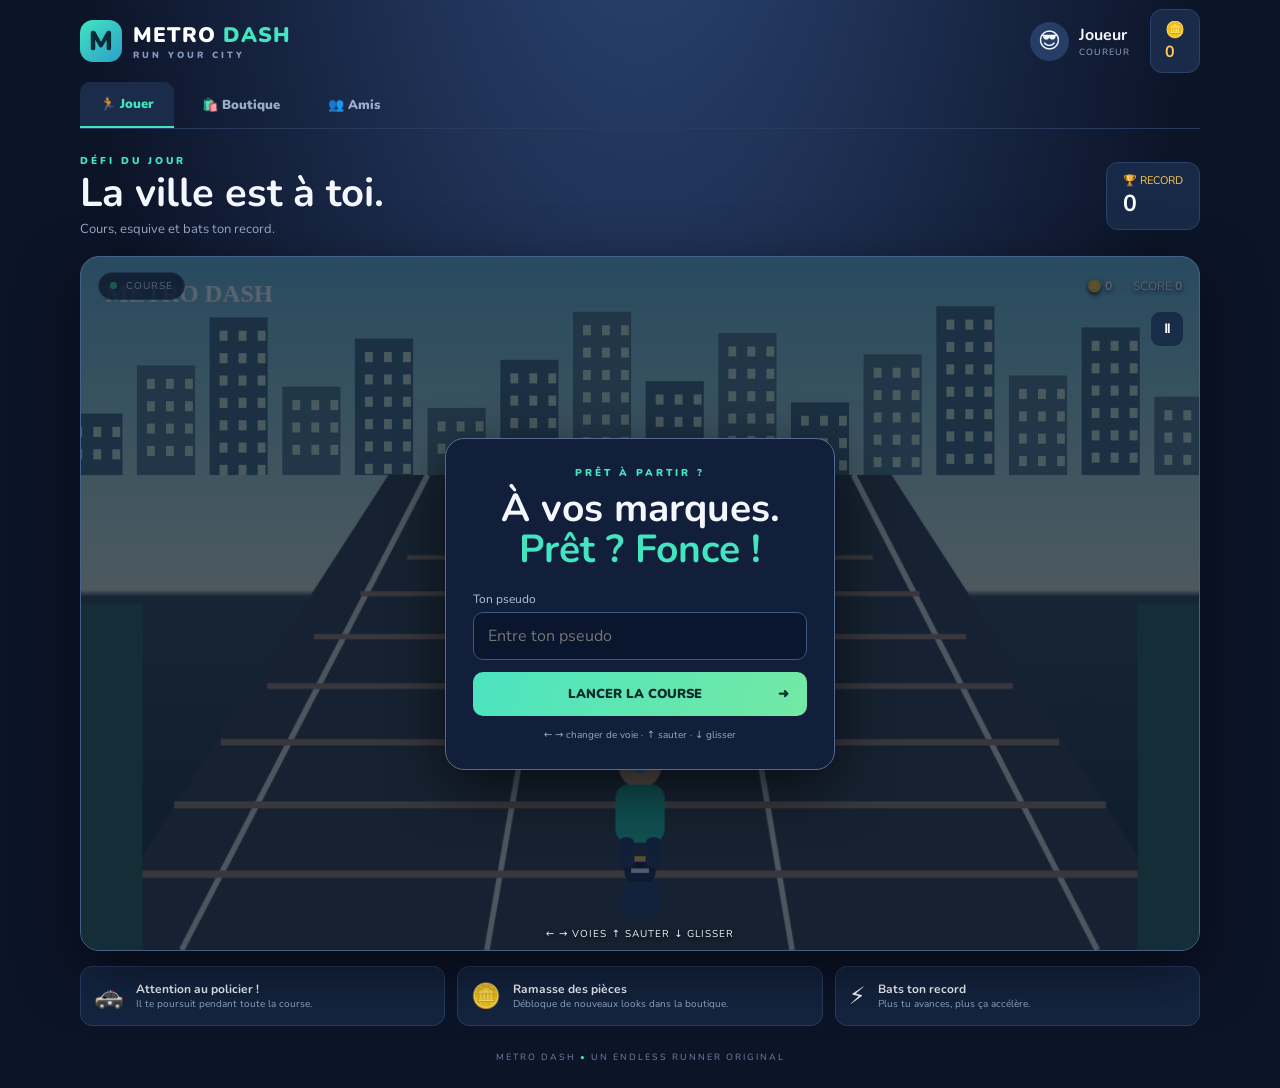
<file: index.html>
<!doctype html>
<html lang="fr">
<head>
  <meta charset="utf-8">
  <meta name="viewport" content="width=device-width,initial-scale=1">
  <meta name="theme-color" content="#10172d">
  <title>Metro Dash — MultiPrime</title>
  <link rel="stylesheet" href="style.css">
</head>
<body>
  <div class="page">
    <header class="header">
      <a class="brand" href="#" aria-label="Metro Dash"><span class="brand-mark">M</span><span>METRO<span class="mint"> DASH</span><small>RUN YOUR CITY</small></span></a>
      <div class="profile"><span class="avatar">😎</span><div><b id="profileName">Joueur</b><small>COUREUR</small></div><div class="wallet">🪙 <b id="wallet">0</b></div></div>
    </header>

    <nav class="tabs" aria-label="Navigation">
      <button class="tab active" data-page="play">🏃 Jouer</button>
      <button class="tab" data-page="shop">🛍️ Boutique</button>
      <button class="tab" data-page="friends">👥 Amis</button>
    </nav>

    <main>
      <section class="page-view active" id="playPage">
        <div class="hero-line"><div><p class="eyebrow">DÉFI DU JOUR</p><h1>La ville est à toi.</h1><p class="muted">Cours, esquive et bats ton record.</p></div><div class="best-score">🏆 RECORD <b id="bestScore">0</b></div></div>
        <div class="game-shell">
          <canvas id="game" width="1000" height="620" aria-label="Jeu de course Metro Dash"></canvas>
          <div class="game-top"><span class="live-pill"><i></i> COURSE</span><span class="run-stats">🪙 <b id="runCoins">0</b> &nbsp; · &nbsp; SCORE <b id="score">0</b></span></div>
          <div class="screen" id="startScreen">
            <div class="modal-card">
              <p class="eyebrow">PRÊT À PARTIR ?</p><h2>À vos marques.<br><span>Prêt ? Fonce !</span></h2>
              <label for="nickname">Ton pseudo</label><input id="nickname" maxlength="18" placeholder="Entre ton pseudo">
              <button class="primary" id="startBtn">LANCER LA COURSE <span>➜</span></button>
              <p class="fine">← → changer de voie · ↑ sauter · ↓ glisser</p>
            </div>
          </div>
          <div class="screen hidden" id="gameOver">
            <div class="modal-card"><p class="eyebrow">COURSE TERMINÉE</p><h2>Bien joué !</h2><p>Ton score : <b id="finalScore">0</b></p><button class="primary" id="restartBtn">REJOUER ↻</button></div>
          </div>
          <div class="screen hidden" id="pauseScreen"><div class="modal-card"><h2>Pause</h2><button class="primary" id="resumeBtn">REPRENDRE</button></div></div>
          <button class="pause-btn" id="pauseBtn" title="Pause">Ⅱ</button>
          <div class="game-controls">← → VOIES <span>↑ SAUTER</span> ↓ GLISSER</div>
        </div>
        <div class="feature-row"><article><span>🚓</span><div><b>Attention au policier !</b><small>Il te poursuit pendant toute la course.</small></div></article><article><span>🪙</span><div><b>Ramasse des pièces</b><small>Débloque de nouveaux looks dans la boutique.</small></div></article><article><span>⚡</span><div><b>Bats ton record</b><small>Plus tu avances, plus ça accélère.</small></div></article></div>
      </section>

      <section class="page-view" id="shopPage">
        <div class="section-heading"><div><p class="eyebrow">PERSONNALISATION</p><h1>La boutique</h1><p class="muted">Choisis ton style et équipe ton coureur.</p></div><div class="wallet large">🪙 <b id="shopWallet">0</b></div></div>
        <div class="skin-grid" id="skinGrid"></div>
      </section>

      <section class="page-view" id="friendsPage">
        <div class="section-heading"><div><p class="eyebrow">TON ÉQUIPE</p><h1>Mes amis</h1><p class="muted">Ajoute des pseudos et garde ta liste sur cet appareil.</p></div><div class="friend-count"><b id="friendCount">0</b><small>AMIS</small></div></div>
        <form class="add-friend" id="friendForm"><input id="friendName" maxlength="18" placeholder="Pseudo de ton ami" required><button class="primary">＋ Ajouter</button></form>
        <div class="friend-list" id="friendList"></div>
        <p class="fine">La liste d'amis est enregistrée dans le navigateur. Pour partager une vraie liste entre plusieurs appareils, il faudra ajouter un serveur et des comptes.</p>
      </section>
    </main>
    <footer>METRO DASH <span>•</span> UN ENDLESS RUNNER ORIGINAL</footer>
  </div>

  <button class="admin-tab hidden" id="adminTab">👑 ADMIN</button>
  <aside class="admin-panel hidden" id="adminPanel">
    <div class="admin-header"><div><small>ACCÈS SPÉCIAL</small><h2>👑 MULTIPRIME</h2></div><button id="closeAdmin" class="close">✕</button></div>
    <p class="admin-desc">Panneau réservé au pseudo MultiPrime sur cette session.</p>
    <label class="admin-toggle">Invincibilité <input type="checkbox" id="godMode"></label>
    <label class="admin-toggle">Pièces illimitées <input type="checkbox" id="infiniteCoins"></label>
    <label class="admin-toggle">Aimant à pièces <input type="checkbox" id="magnet"></label>
    <label class="admin-toggle">Aucun obstacle <input type="checkbox" id="noObstacles"></label>
    <label class="admin-toggle">Vitesse réduite <input type="checkbox" id="slowMode"></label>
    <label class="admin-toggle">Super saut <input type="checkbox" id="superJump"></label>
    <label class="admin-toggle">Attirer toutes les pièces <input type="checkbox" id="autoCollect"></label>
    <label class="admin-range">Multiplicateur de score <b id="multValue">1×</b><input id="multiplier" type="range" min="1" max="10" value="1"></label>
    <div class="admin-actions"><button id="giveCoins">+ 10 000 pièces</button><button id="unlockAll">Débloquer les skins</button><button id="resetAdmin">Réinitialiser</button></div>
  </aside>
  <script src="game.js"></script>
</body>
</html>
</file>
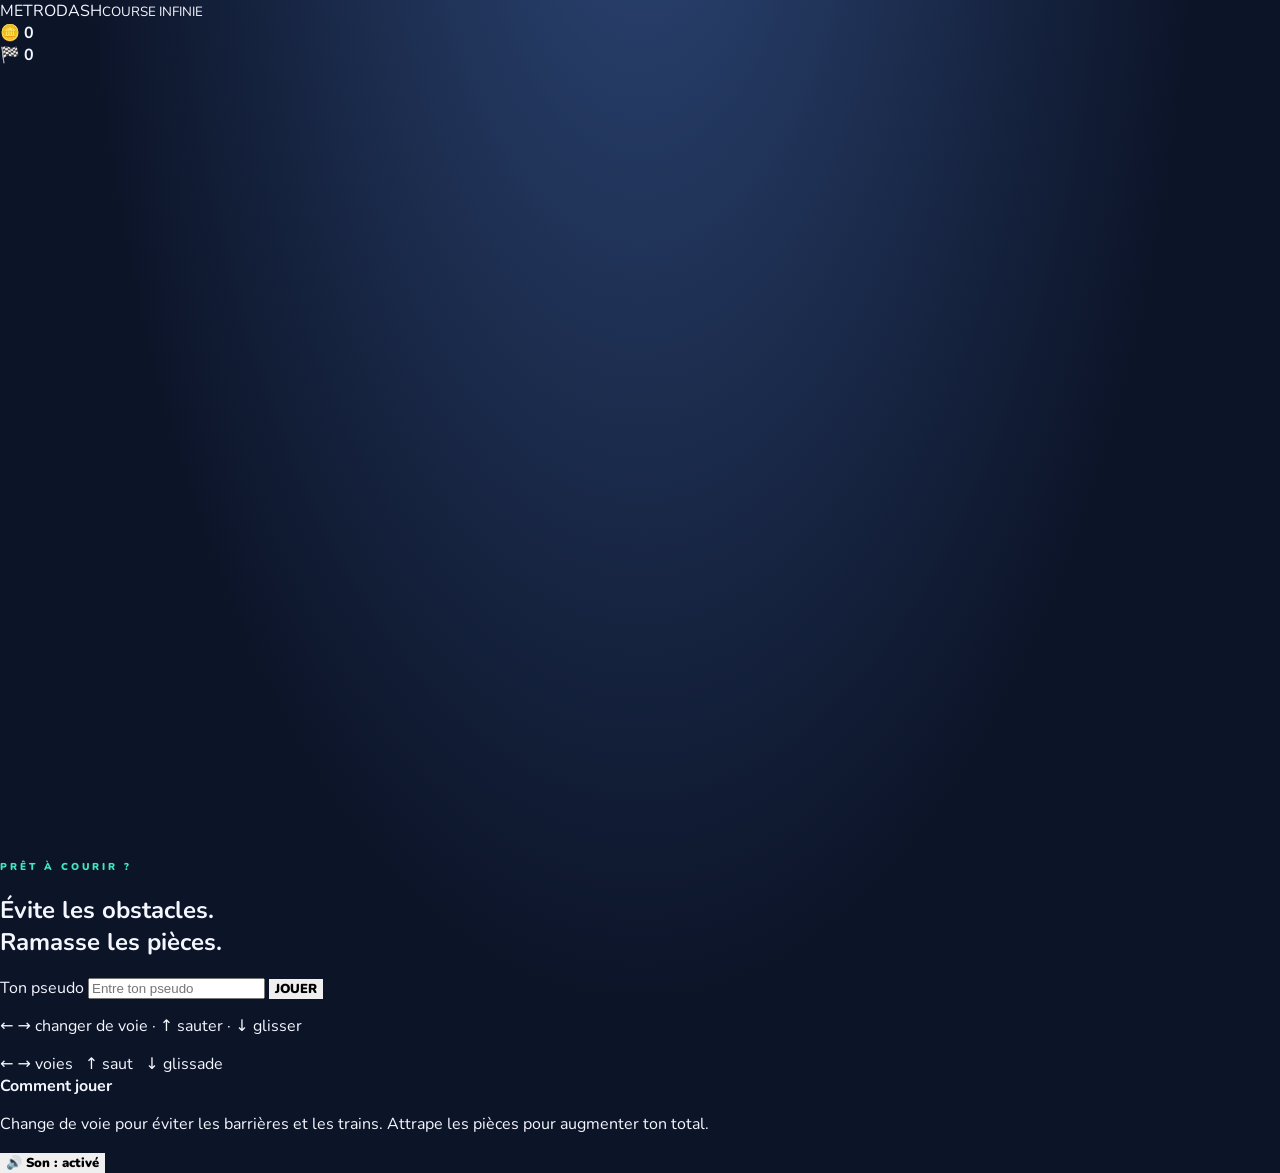
<file: index (1).html>
<!doctype html>
<html lang="fr">
<head>
  <meta charset="utf-8">
  <meta name="viewport" content="width=device-width, initial-scale=1">
  <meta name="theme-color" content="#101b36">
  <title>Metro Dash — MultiPrime</title>
  <link rel="stylesheet" href="style.css">
</head>
<body>
  <main class="app">
    <header class="topbar">
      <div><span class="logo">METRO<span>DASH</span></span><small>COURSE INFINIE</small></div>
      <div class="stats">
        <div>🪙 <b id="coins">0</b></div>
        <div>🏁 <b id="score">0</b></div>
      </div>
    </header>

    <section class="game-wrap">
      <canvas id="game" width="900" height="600" aria-label="Jeu de course"></canvas>
      <div class="overlay" id="startScreen">
        <div class="panel">
          <p class="eyebrow">PRÊT À COURIR ?</p>
          <h1>Évite les obstacles.<br><span>Ramasse les pièces.</span></h1>
          <label for="nickname">Ton pseudo</label>
          <input id="nickname" maxlength="18" placeholder="Entre ton pseudo" autocomplete="nickname">
          <button id="startBtn">JOUER</button>
          <p class="help">← → changer de voie · ↑ sauter · ↓ glisser</p>
        </div>
      </div>
      <div class="overlay hidden" id="gameOver">
        <div class="panel">
          <p class="eyebrow">FIN DE LA COURSE</p>
          <h1>Bien joué !</h1>
          <p>Score : <b id="finalScore">0</b></p>
          <button id="restartBtn">REJOUER</button>
        </div>
      </div>
      <div class="hud-tip">← → voies &nbsp; ↑ saut &nbsp; ↓ glissade</div>
    </section>

    <section class="below">
      <div><strong>Comment jouer</strong><p>Change de voie pour éviter les barrières et les trains. Attrape les pièces pour augmenter ton total.</p></div>
      <button class="secondary" id="soundBtn">🔊 Son : activé</button>
    </section>
  </main>

  <button class="admin-tab hidden" id="adminTab">⚙ ADMIN</button>
  <aside class="admin-panel hidden" id="adminPanel">
    <div class="admin-head"><div><small>ACCÈS SPÉCIAL</small><h2>👑 MULTIPRIME</h2></div><button id="closeAdmin" aria-label="Fermer">✕</button></div>
    <p class="admin-note">Les pouvoirs sont actifs uniquement pendant ta session.</p>
    <label class="toggle"><span>Invincibilité</span><input type="checkbox" id="godMode"></label>
    <label class="toggle"><span>Pièces illimitées</span><input type="checkbox" id="infiniteCoins"></label>
    <label class="toggle"><span>Aimant à pièces</span><input type="checkbox" id="magnet"></label>
    <label class="toggle"><span>Supprimer les obstacles</span><input type="checkbox" id="noObstacles"></label>
    <label class="range">Vitesse <b id="speedValue">1×</b><input type="range" id="speed" min="1" max="3" step=".25" value="1"></label>
    <button class="secondary full" id="addCoins">+ 10 000 pièces</button>
    <button class="secondary full" id="resetPowers">Réinitialiser les pouvoirs</button>
  </aside>

  <script src="game.js"></script>
</body>
</html>
</file>
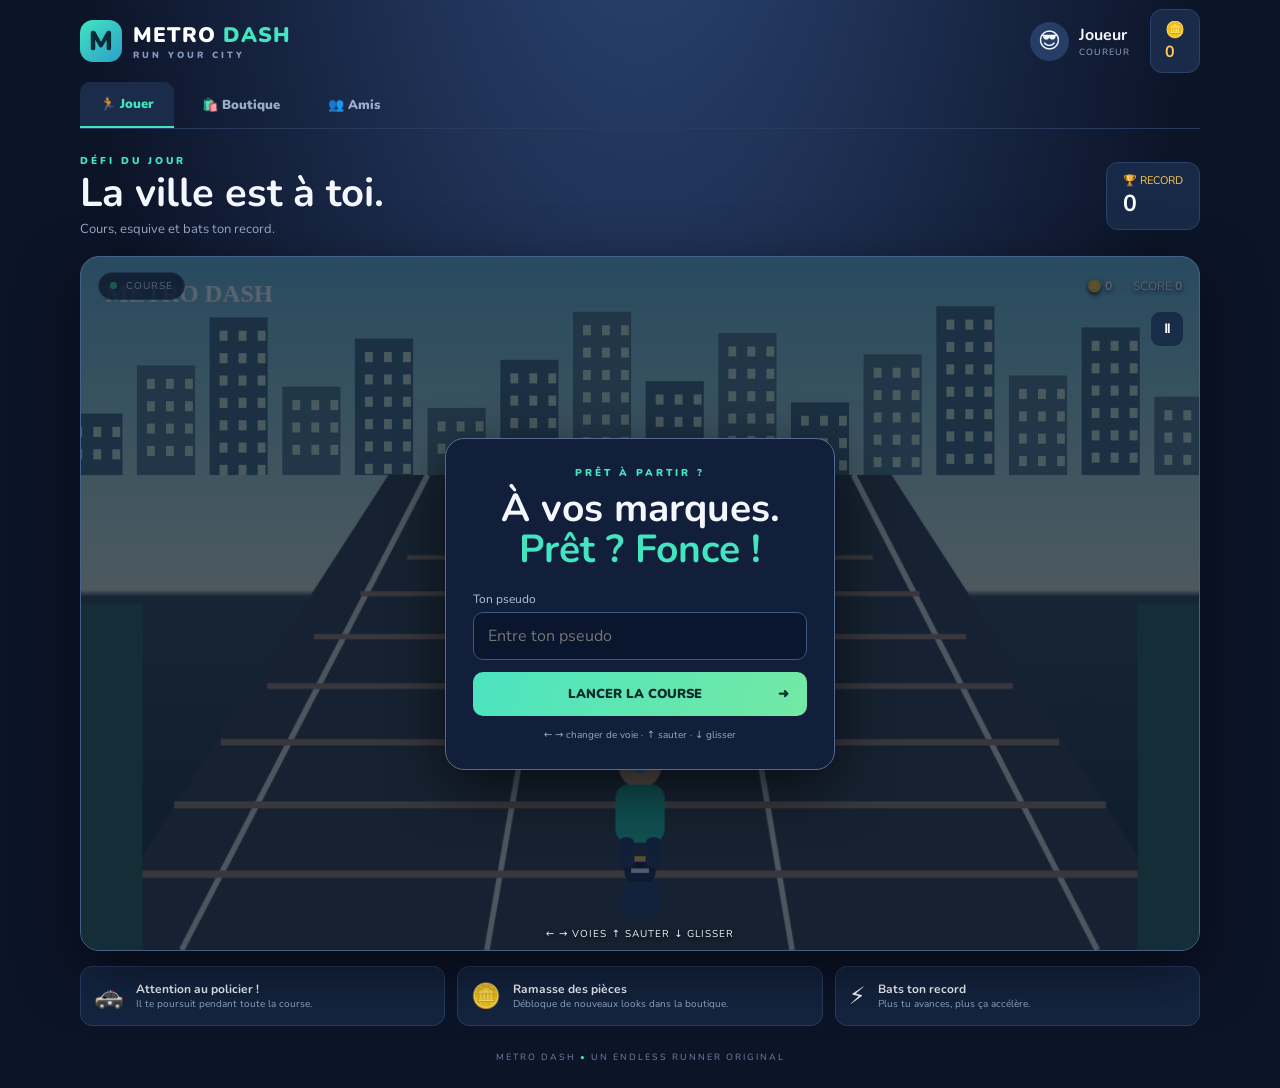
<file: index (2).html>
<!doctype html>
<html lang="fr">
<head>
  <meta charset="utf-8">
  <meta name="viewport" content="width=device-width,initial-scale=1">
  <meta name="theme-color" content="#10172d">
  <title>Metro Dash — MultiPrime</title>
  <link rel="stylesheet" href="style.css">
</head>
<body>
  <div class="page">
    <header class="header">
      <a class="brand" href="#" aria-label="Metro Dash"><span class="brand-mark">M</span><span>METRO<span class="mint"> DASH</span><small>RUN YOUR CITY</small></span></a>
      <div class="profile"><span class="avatar">😎</span><div><b id="profileName">Joueur</b><small>COUREUR</small></div><div class="wallet">🪙 <b id="wallet">0</b></div></div>
    </header>

    <nav class="tabs" aria-label="Navigation">
      <button class="tab active" data-page="play">🏃 Jouer</button>
      <button class="tab" data-page="shop">🛍️ Boutique</button>
      <button class="tab" data-page="friends">👥 Amis</button>
    </nav>

    <main>
      <section class="page-view active" id="playPage">
        <div class="hero-line"><div><p class="eyebrow">DÉFI DU JOUR</p><h1>La ville est à toi.</h1><p class="muted">Cours, esquive et bats ton record.</p></div><div class="best-score">🏆 RECORD <b id="bestScore">0</b></div></div>
        <div class="game-shell">
          <canvas id="game" width="1000" height="620" aria-label="Jeu de course Metro Dash"></canvas>
          <div class="game-top"><span class="live-pill"><i></i> COURSE</span><span class="run-stats">🪙 <b id="runCoins">0</b> &nbsp; · &nbsp; SCORE <b id="score">0</b></span></div>
          <div class="screen" id="startScreen">
            <div class="modal-card">
              <p class="eyebrow">PRÊT À PARTIR ?</p><h2>À vos marques.<br><span>Prêt ? Fonce !</span></h2>
              <label for="nickname">Ton pseudo</label><input id="nickname" maxlength="18" placeholder="Entre ton pseudo">
              <button class="primary" id="startBtn">LANCER LA COURSE <span>➜</span></button>
              <p class="fine">← → changer de voie · ↑ sauter · ↓ glisser</p>
            </div>
          </div>
          <div class="screen hidden" id="gameOver">
            <div class="modal-card"><p class="eyebrow">COURSE TERMINÉE</p><h2>Bien joué !</h2><p>Ton score : <b id="finalScore">0</b></p><button class="primary" id="restartBtn">REJOUER ↻</button></div>
          </div>
          <div class="screen hidden" id="pauseScreen"><div class="modal-card"><h2>Pause</h2><button class="primary" id="resumeBtn">REPRENDRE</button></div></div>
          <button class="pause-btn" id="pauseBtn" title="Pause">Ⅱ</button>
          <div class="game-controls">← → VOIES <span>↑ SAUTER</span> ↓ GLISSER</div>
        </div>
        <div class="feature-row"><article><span>🚓</span><div><b>Attention au policier !</b><small>Il te poursuit pendant toute la course.</small></div></article><article><span>🪙</span><div><b>Ramasse des pièces</b><small>Débloque de nouveaux looks dans la boutique.</small></div></article><article><span>⚡</span><div><b>Bats ton record</b><small>Plus tu avances, plus ça accélère.</small></div></article></div>
      </section>

      <section class="page-view" id="shopPage">
        <div class="section-heading"><div><p class="eyebrow">PERSONNALISATION</p><h1>La boutique</h1><p class="muted">Choisis ton style et équipe ton coureur.</p></div><div class="wallet large">🪙 <b id="shopWallet">0</b></div></div>
        <div class="skin-grid" id="skinGrid"></div>
      </section>

      <section class="page-view" id="friendsPage">
        <div class="section-heading"><div><p class="eyebrow">TON ÉQUIPE</p><h1>Mes amis</h1><p class="muted">Ajoute des pseudos et garde ta liste sur cet appareil.</p></div><div class="friend-count"><b id="friendCount">0</b><small>AMIS</small></div></div>
        <form class="add-friend" id="friendForm"><input id="friendName" maxlength="18" placeholder="Pseudo de ton ami" required><button class="primary">＋ Ajouter</button></form>
        <div class="friend-list" id="friendList"></div>
        <p class="fine">La liste d'amis est enregistrée dans le navigateur. Pour partager une vraie liste entre plusieurs appareils, il faudra ajouter un serveur et des comptes.</p>
      </section>
    </main>
    <footer>METRO DASH <span>•</span> UN ENDLESS RUNNER ORIGINAL</footer>
  </div>

  <button class="admin-tab hidden" id="adminTab">👑 ADMIN</button>
  <aside class="admin-panel hidden" id="adminPanel">
    <div class="admin-header"><div><small>ACCÈS SPÉCIAL</small><h2>👑 MULTIPRIME</h2></div><button id="closeAdmin" class="close">✕</button></div>
    <p class="admin-desc">Panneau réservé au pseudo MultiPrime sur cette session.</p>
    <label class="admin-toggle">Invincibilité <input type="checkbox" id="godMode"></label>
    <label class="admin-toggle">Pièces illimitées <input type="checkbox" id="infiniteCoins"></label>
    <label class="admin-toggle">Aimant à pièces <input type="checkbox" id="magnet"></label>
    <label class="admin-toggle">Aucun obstacle <input type="checkbox" id="noObstacles"></label>
    <label class="admin-toggle">Vitesse réduite <input type="checkbox" id="slowMode"></label>
    <label class="admin-toggle">Super saut <input type="checkbox" id="superJump"></label>
    <label class="admin-toggle">Attirer toutes les pièces <input type="checkbox" id="autoCollect"></label>
    <label class="admin-range">Multiplicateur de score <b id="multValue">1×</b><input id="multiplier" type="range" min="1" max="10" value="1"></label>
    <div class="admin-actions"><button id="giveCoins">+ 10 000 pièces</button><button id="unlockAll">Débloquer les skins</button><button id="resetAdmin">Réinitialiser</button></div>
  </aside>
  <script src="game.js"></script>
</body>
</html>
</file>
<file: style.css>
@import url('https://fonts.googleapis.com/css2?family=Nunito:wght@400;600;700;800;900&display=swap');
:root{--bg:#0c1428;--panel:#172542;--line:#2b4168;--mint:#42e5c0;--text:#f5f7ff;--muted:#98a9c8;--gold:#ffc857}
*{box-sizing:border-box}body{margin:0;background:radial-gradient(ellipse at 50% -20%,#2d4777 0,var(--bg) 62%);color:var(--text);font-family:Nunito,system-ui,sans-serif;min-height:100vh}.page{width:min(1120px,94vw);margin:auto}.header{height:82px;display:flex;align-items:center;justify-content:space-between}.brand{display:flex;gap:11px;align-items:center;text-decoration:none;color:white;font-size:21px;font-weight:1000;letter-spacing:1px}.brand-mark{display:grid;place-items:center;width:42px;height:42px;background:linear-gradient(140deg,#42e5c0,#2b9fca);color:#092a36;border-radius:13px;font-size:27px;font-weight:1000}.brand small{display:block;font-size:9px;color:#8298bd;letter-spacing:3px}.mint{color:var(--mint)}.profile{display:flex;align-items:center;gap:10px}.avatar{display:grid;place-items:center;width:39px;height:39px;border-radius:50%;background:#263d65;font-size:22px}.profile b,.profile small{display:block}.profile small{font-size:9px;color:var(--muted);letter-spacing:1px}.wallet{background:#1a2b4a;border:1px solid var(--line);padding:9px 14px;border-radius:12px;color:var(--gold);margin-left:10px}.tabs{display:flex;gap:8px;border-bottom:1px solid #293b5d;margin-bottom:25px}.tab{background:transparent;color:#9aacca;border-radius:10px 10px 0 0;padding:13px 20px}.tab.active{color:var(--mint);background:#1a2c4a;border-bottom:2px solid var(--mint)}button{font:900 13px Nunito;cursor:pointer;border:0}.page-view{display:none}.page-view.active{display:block}.hero-line,.section-heading{display:flex;align-items:center;justify-content:space-between;margin-bottom:18px}.eyebrow{font-size:10px;letter-spacing:3px;color:var(--mint);font-weight:900;margin:0 0 5px}.hero-line h1,.section-heading h1{font-size:clamp(27px,4vw,40px);line-height:1;margin:0}.muted{color:var(--muted);margin:7px 0 0;font-size:13px}.best-score,.friend-count{padding:10px 16px;border:1px solid var(--line);border-radius:12px;background:#182947;color:var(--gold);font-size:11px}.best-score b{display:block;font-size:23px;color:white}.game-shell{position:relative;border:1px solid #45618b;border-radius:19px;overflow:hidden;background:#152b3d;box-shadow:0 20px 60px #0008}canvas{width:100%;height:auto;display:block;aspect-ratio:1000/620}.game-top{position:absolute;top:15px;left:17px;right:17px;display:flex;justify-content:space-between;align-items:center;pointer-events:none}.live-pill{background:#11253bcc;border:1px solid #52738b;padding:6px 11px;border-radius:30px;font-size:10px;letter-spacing:1px}.live-pill i{display:inline-block;width:7px;height:7px;border-radius:50%;background:#4ce0a1;margin-right:5px}.run-stats{font-size:12px;text-shadow:0 2px 5px #000}.screen{position:absolute;inset:0;display:grid;place-items:center;background:#081327a8;padding:16px}.hidden{display:none!important}.modal-card{width:min(390px,100%);padding:27px;background:#111f3b;border:1px solid #536b92;border-radius:19px;text-align:center;box-shadow:0 18px 55px #0009}.modal-card h2{font-size:clamp(27px,5vw,39px);line-height:1.05;margin:9px 0 20px}.modal-card h2 span{color:var(--mint)}.modal-card label{text-align:left;display:block;color:#b4c3dc;font-size:12px;margin:10px 0 5px}.modal-card input,.add-friend input{width:100%;padding:12px 14px;border:1px solid #40577e;border-radius:10px;background:#09162e;color:white;font:inherit;outline:none}.primary{background:linear-gradient(110deg,#4be4c0,#73e9a3);color:#062b29;padding:13px 18px;border-radius:10px}.modal-card .primary{width:100%;margin-top:12px}.primary span{float:right}.fine{font-size:10px;color:#95a8c8;margin:12px 0 0}.pause-btn{position:absolute;right:16px;top:55px;border-radius:9px;background:#142745d9;color:white;padding:8px 13px}.game-controls{position:absolute;bottom:9px;left:0;right:0;text-align:center;font-size:10px;letter-spacing:1px;color:#eaf4ff;text-shadow:0 2px 5px #000}.feature-row{display:grid;grid-template-columns:repeat(3,1fr);gap:12px;margin-top:15px}.feature-row article{display:flex;align-items:center;gap:12px;padding:13px;background:#142440;border:1px solid #273d62;border-radius:12px}.feature-row article>span{font-size:24px}.feature-row b,.feature-row small{display:block}.feature-row b{font-size:12px}.feature-row small{font-size:10px;color:var(--muted)}.wallet.large{font-size:17px}.skin-grid{display:grid;grid-template-columns:repeat(auto-fit,minmax(190px,1fr));gap:14px}.skin-card{background:#172743;border:1px solid var(--line);border-radius:15px;padding:17px;text-align:center}.skin-art{height:110px;display:grid;place-items:center;font-size:67px;background:linear-gradient(145deg,#27476b,#17233f);border-radius:11px;margin-bottom:12px}.skin-card h3{margin:4px}.skin-card p{font-size:12px;color:var(--gold)}.skin-card button{width:100%;padding:10px;border-radius:9px;background:#43dfbd;color:#092a28}.skin-card button:disabled{background:#314461;color:#aabbd4}.friend-count{text-align:center;color:white}.friend-count b{display:block;font-size:22px}.friend-count small{font-size:9px;color:var(--mint);letter-spacing:2px}.add-friend{display:flex;gap:9px;max-width:600px;margin:20px 0}.add-friend .primary{white-space:nowrap}.friend-list{max-width:600px;display:grid;gap:8px}.friend{display:flex;justify-content:space-between;align-items:center;background:#172743;border:1px solid var(--line);border-radius:11px;padding:12px 14px}.friend button{background:#613b50;color:#ffe0e9;padding:7px 10px;border-radius:8px}.admin-tab{position:fixed;right:16px;bottom:16px;background:var(--gold);color:#392800;padding:12px 17px;border-radius:11px;box-shadow:0 7px 25px #0008;z-index:5}.admin-panel{position:fixed;z-index:6;right:16px;bottom:70px;width:min(345px,calc(100vw - 32px));padding:17px;background:#101d35;border:1px solid #e4bd56;border-radius:16px;box-shadow:0 20px 60px #000b;max-height:82vh;overflow:auto}.admin-header{display:flex;justify-content:space-between;align-items:center}.admin-header small{font-size:9px;letter-spacing:2px;color:var(--gold)}.admin-header h2{margin:3px 0}.close{background:#2a3c5c;color:white;border-radius:7px;padding:7px 10px}.admin-desc{font-size:11px;color:var(--muted)}.admin-toggle{display:flex;justify-content:space-between;align-items:center;padding:9px 0;border-bottom:1px solid #2a3b58;font-size:13px}.admin-toggle input{accent-color:var(--mint);width:18px;height:18px}.admin-range{display:block;margin:13px 0;font-size:13px}.admin-range b{float:right;color:var(--mint)}.admin-range input{width:100%;accent-color:var(--mint)}.admin-actions{display:grid;gap:7px}.admin-actions button{padding:10px;border-radius:8px;background:#263d61;color:white}footer{text-align:center;color:#7186a8;font-size:9px;letter-spacing:2px;padding:25px}footer span{color:var(--mint)}
@media(max-width:650px){.page{width:96vw}.header{height:70px}.profile{gap:6px}.wallet{padding:7px}.tabs{margin-bottom:17px}.tab{padding:11px 13px;font-size:12px}.hero-line h1,.section-heading h1{font-size:28px}.feature-row{grid-template-columns:1fr}.feature-row article{padding:10px}.best-score{font-size:9px}.add-friend{flex-direction:column}.add-friend button{width:100%}.game-shell{border-radius:12px}}
</file>
